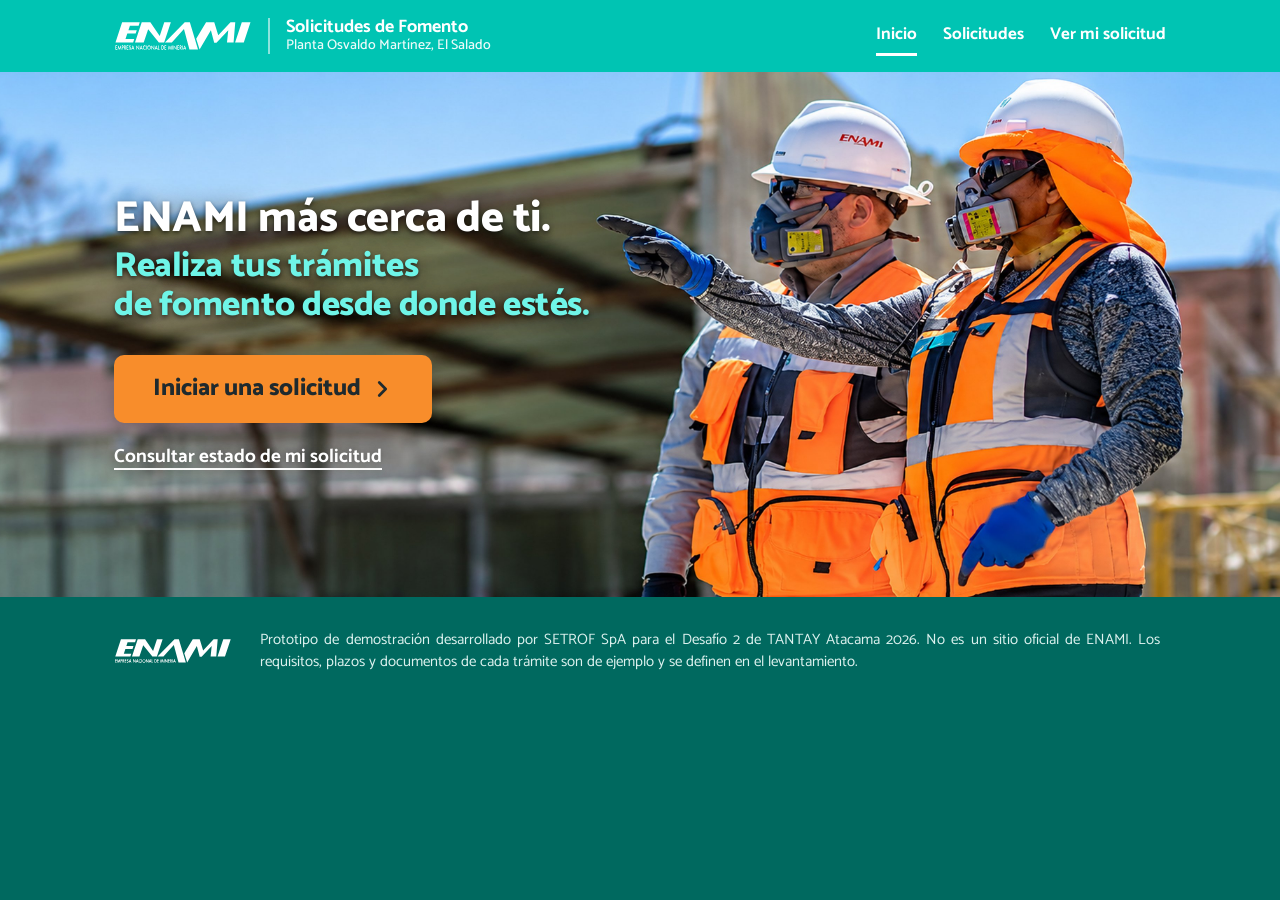
<file: index.html>
<!doctype html>
<html lang="es">
<head>
<meta charset="utf-8">
<meta name="viewport" content="width=device-width, initial-scale=1">
<title>Solicitudes de Fomento | ENAMI El Salado</title>
<link rel="preconnect" href="https://fonts.googleapis.com">
<link rel="preconnect" href="https://fonts.gstatic.com" crossorigin>
<link href="https://fonts.googleapis.com/css2?family=Catamaran:wght@400;500;600;700;800&display=swap" rel="stylesheet">
<link rel="stylesheet" href="estilos.css">
</head>
<body class="solo-hero">
<main>
  <section class="portada">
    <picture><source media="(max-width:640px)" srcset="img/el-salado-equipo-movil.jpg"><img class="foto-fondo" src="img/el-salado-equipo-hero.jpg" alt="Dos trabajadores de ENAMI con casco y chaleco en la planta El Salado"></picture>
    <div class="portada-txt">
      <h1>ENAMI más cerca de ti.<span>Realiza tus trámites <br>de fomento desde donde estés.</span></h1>
      <a class="btn btn-nar" href="solicitudes.html">Iniciar una solicitud <svg viewBox="0 0 24 24" aria-hidden="true"><path d="M9 5l7 7-7 7" fill="none" stroke="currentColor" stroke-width="3" stroke-linecap="round" stroke-linejoin="round"/></svg></a>
      <a class="bajo" href="estado.html">Consultar estado de mi solicitud</a>
    </div>
  </section>
</main>
<script src="comun.js"></script>
<script>pintarMarco('inicio');</script>
</body>
</html>
</file>
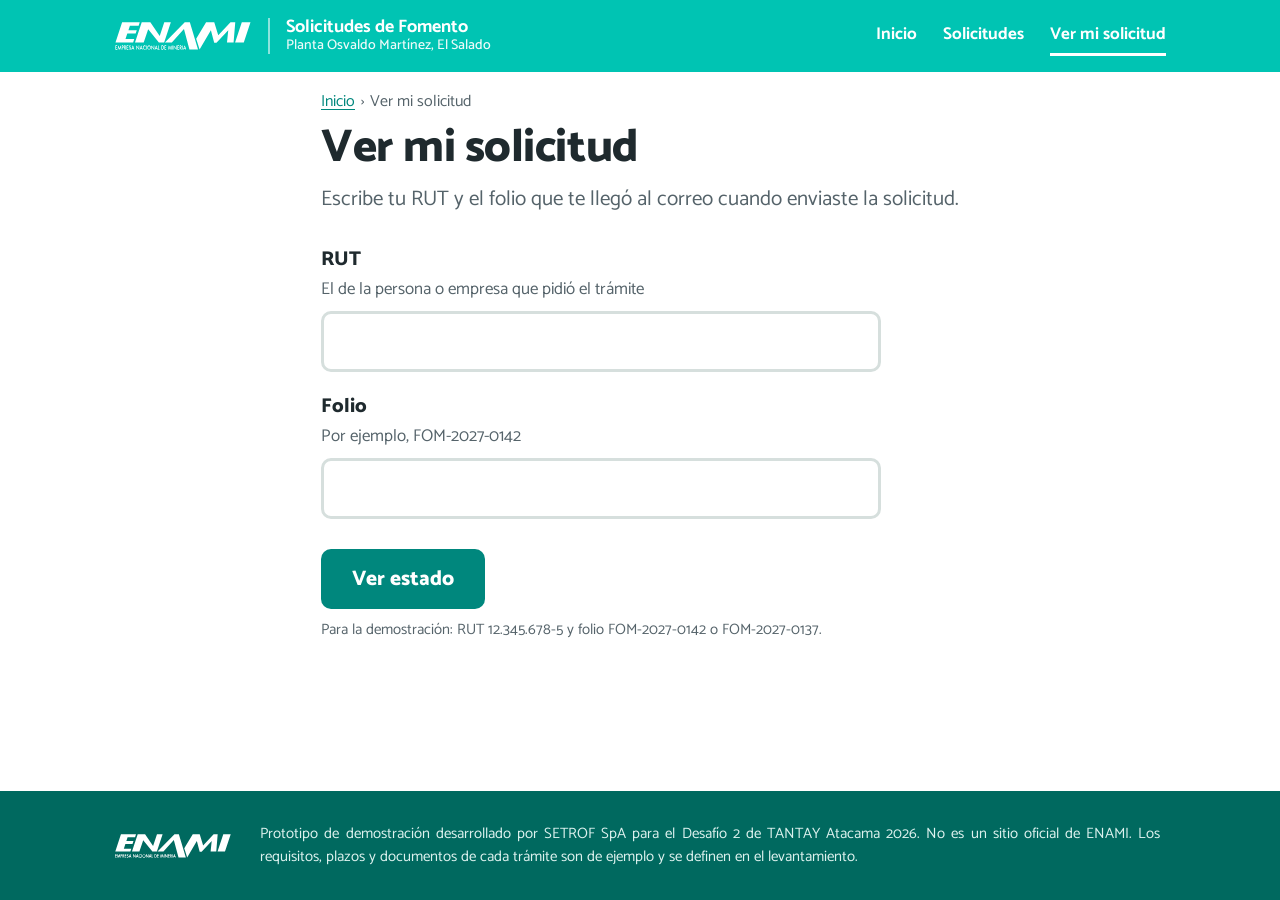
<file: estado.html>
<!doctype html>
<html lang="es">
<head>
<meta charset="utf-8">
<meta name="viewport" content="width=device-width, initial-scale=1">
<title>Ver mi solicitud | Fomento ENAMI El Salado</title>
<link rel="preconnect" href="https://fonts.googleapis.com">
<link rel="preconnect" href="https://fonts.gstatic.com" crossorigin>
<link href="https://fonts.googleapis.com/css2?family=Catamaran:wght@400;500;600;700;800&display=swap" rel="stylesheet">
<link rel="stylesheet" href="estilos.css">
</head>
<body>
<main class="contenedor angosto">
  <p class="migas"><a href="index.html">Inicio</a><span>&rsaquo;</span>Ver mi solicitud</p>
  <div class="titulo">
    <h1>Ver mi solicitud</h1>
    <p class="lead">Escribe tu RUT y el folio que te llegó al correo cuando enviaste la solicitud.</p>
  </div>
  <form class="consulta" id="consulta" novalidate>
    <div class="campo" id="c-rut"><label for="rut">RUT</label><span class="pista">El de la persona o empresa que pidió el trámite</span><input id="rut" data-rut autocomplete="off"></div>
    <div class="campo" id="c-folio"><label for="folio">Folio</label><span class="pista">Por ejemplo, FOM-2027-0142</span><input id="folio" autocomplete="off"></div>
    <div class="acciones"><button class="btn btn-tea">Ver estado</button></div>
    <p class="demo">Para la demostración: RUT 12.345.678-5 y folio FOM-2027-0142 o FOM-2027-0137.</p>
  </form>
  <section id="resultado" hidden>
    <div class="estado-cab"><h2 id="r-folio"></h2><p id="r-sub"></p></div>
    <div class="aviso" id="aviso" hidden></div>
    <ol class="linea" id="linea"></ol>
  </section>
</main>
<script src="comun.js"></script>
<script>
pintarMarco('estado');
activarRut();
$('#folio').addEventListener('input', (e) => (e.target.value = e.target.value.toUpperCase()));
const ETAPAS = ['Solicitud recibida', 'Documentación completa', 'Evaluación técnica', 'Evaluación comercial', 'Aprobación de jefatura', 'Resolución'];
const CASOS = {
  'FOM-2027-0142': { tramite: 'Anticipo', fecha: 'el 4 de marzo', en: 2, fechas: ['4 mar', '4 mar'] },
  'FOM-2027-0137': { tramite: 'Arriendo', fecha: 'el 27 de febrero', en: 1, fechas: ['27 feb'], falta: 'plan de trabajo' },
};
if (param('folio') === 'FOM-2027-0143') {
  const f = +param('faltan') || 0;
  CASOS['FOM-2027-0143'] = { tramite: (TRAMITES[param('t')] || TRAMITES.anticipo).corto, fecha: 'hoy', en: f ? 1 : 2, fechas: ['hoy', 'hoy'], falta: f ? `${f} documento${f > 1 ? 's' : ''} de tu ficha` : null };
}

function quitarErrores() { $('.resumen-error')?.remove(); $$('.error-campo').forEach((x) => x.remove()); $$('input.mal').forEach((x) => x.classList.remove('mal')); }
function error(id, msg) {
  quitarErrores();
  const caja = document.createElement('div'); caja.className = 'resumen-error'; caja.setAttribute('role', 'alert'); caja.tabIndex = -1;
  caja.innerHTML = `<h2>Hay un problema</h2><ul><li><a href="#${id}">${msg}</a></li></ul>`;
  $('#consulta').prepend(caja);
  $(`#${id}`).classList.add('mal');
  $(`#c-${id}`).insertAdjacentHTML('beforeend', `<span class="error-campo">${msg}</span>`);
  $('a', caja).addEventListener('click', (e) => { e.preventDefault(); $(`#${id}`).focus(); });
  caja.focus();
}

function pintarLinea(en, fechas, falta) {
  $('#linea').innerHTML = ETAPAS.map((t, i) => {
    const cls = i < en ? 'hecho' : i === en ? 'ahora' : '';
    let tx = i < en ? (fechas[i] ? `Listo, ${fechas[i]}` : 'Listo') : i === en ? (falta && i === 1 ? 'Esperando tu documento' : 'En curso') : '';
    if (i === en && i === 2) tx = 'En curso: la está revisando el equipo técnico';
    return `<li class="${cls}"><span class="pt"></span><h3>${t}</h3>${tx ? `<p>${tx}</p>` : ''}</li>`;
  }).join('');
}

function mostrar(folio) {
  const c = CASOS[folio];
  $('#consulta').hidden = true; $('.titulo .lead').textContent = 'Así va tu solicitud. Te avisamos por correo cada vez que cambia de etapa.';
  $('#resultado').hidden = false;
  $('#r-folio').textContent = folio;
  $('#r-sub').textContent = `${c.tramite}, ingresada ${c.fecha}`;
  const av = $('#aviso');
  if (c.falta) {
    av.hidden = false; av.classList.remove('resuelto');
    av.innerHTML = `<p><b>Falta:</b> ${c.falta}. Súbelo aquí y tu solicitud sigue avanzando.</p><label class="btn btn-nar">Subir documento<input type="file" hidden></label>`;
    $('input', av).addEventListener('change', (e) => {
      if (!e.target.files.length) return;
      av.classList.add('resuelto'); av.innerHTML = '<p><b>Documento recibido.</b> Tu solicitud pasa a evaluación técnica.</p>';
      pintarLinea(2, [...c.fechas.slice(0, 1), 'hoy']);
    });
  } else av.hidden = true;
  pintarLinea(c.falta ? 1 : c.en, c.fechas, c.falta);
  $('.titulo h1').setAttribute('tabindex', '-1'); $('.titulo h1').focus();
}

$('#consulta').addEventListener('submit', (e) => {
  e.preventDefault();
  const rut = $('#rut').value, f = $('#folio').value.trim();
  if (!rutValido(rut)) return error('rut', 'Escribe un RUT válido. Revisa el dígito verificador');
  if (!/^FOM-\d{4}-\d{4}$/.test(f)) return error('folio', 'El folio tiene la forma FOM-2027-0142');
  if (!CASOS[f]) return error('folio', 'No encontramos ese folio para este RUT. Revisa el correo con que enviaste tu solicitud');
  quitarErrores();
  mostrar(f);
});

if (param('folio') && CASOS[param('folio')]) mostrar(param('folio'));
</script>
</body>
</html>
</file>
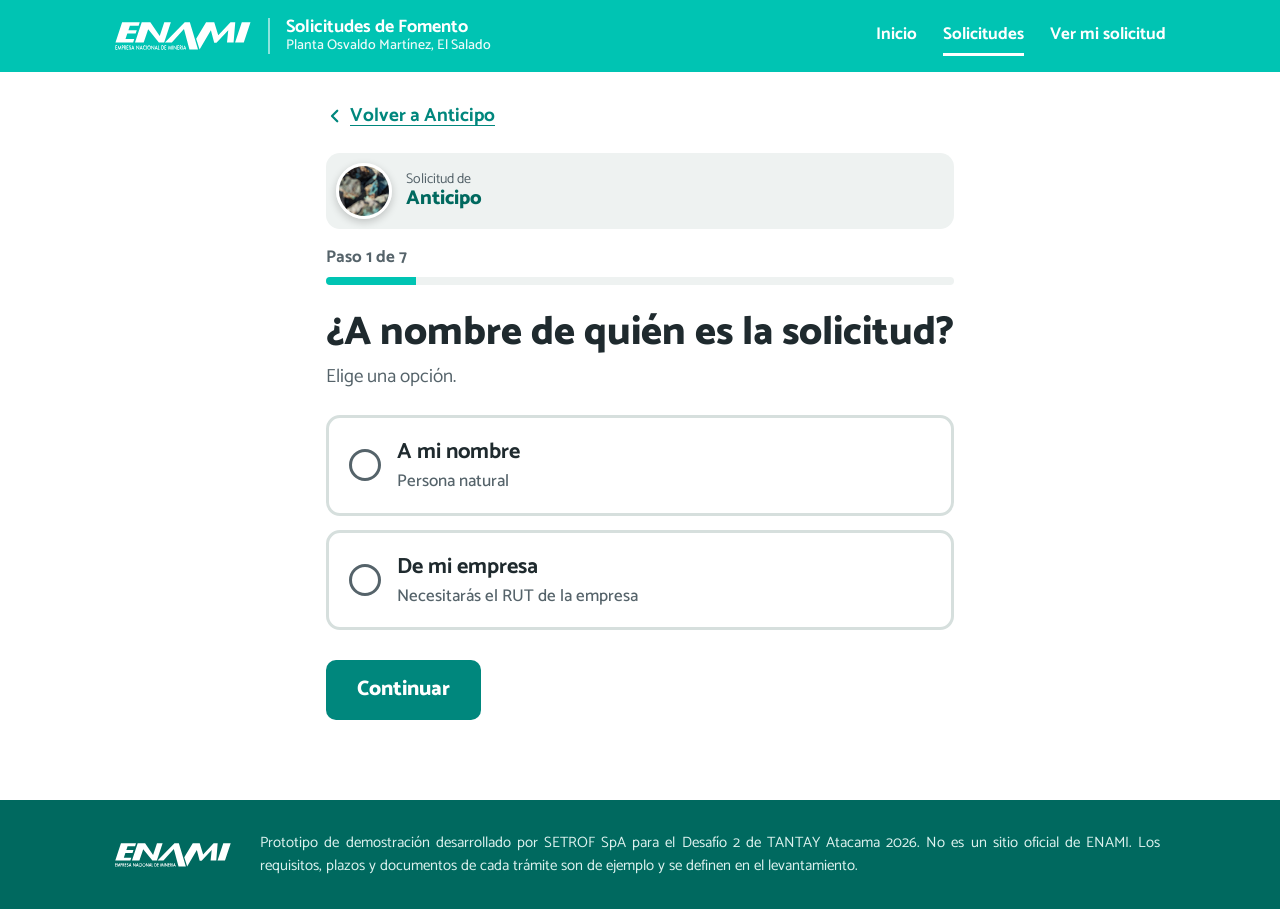
<file: ficha.html>
<!doctype html>
<html lang="es">
<head>
<meta charset="utf-8">
<meta name="viewport" content="width=device-width, initial-scale=1">
<title>Ficha de solicitud | Fomento ENAMI El Salado</title>
<link rel="preconnect" href="https://fonts.googleapis.com">
<link rel="preconnect" href="https://fonts.gstatic.com" crossorigin>
<link href="https://fonts.googleapis.com/css2?family=Catamaran:wght@400;500;600;700;800&display=swap" rel="stylesheet">
<link rel="stylesheet" href="estilos.css">
</head>
<body>
<main class="contenedor angosto ficha" id="ficha" aria-live="polite"></main>
<script src="comun.js"></script>
<script>
pintarMarco('solicitudes');
const clave = TRAMITES[param('t')] ? param('t') : 'anticipo';
const T = TRAMITES[clave];
document.title = `Ficha: ${T.corto} | Fomento ENAMI El Salado`;

const d = { persona: '', cu: false, rut: '', nombre: '', rep: '', correo: '', fono: '', faena: '', adjuntos: {}, firmado: false };
let paso = 0, desdeRevisar = false;
const TOTAL = 7;
const docs = () => [...DOCS_PERSONA[d.persona || 'natural'], ...T.docs];
const jur = () => d.persona === 'juridica';

const P = [
  {
    titulo: '¿A nombre de quién es la solicitud?',
    html: () => `<p class="ayuda">Elige una opción.</p><div class="ops">
      ${op('persona', 'natural', 'A mi nombre', 'Persona natural')}
      ${op('persona', 'juridica', 'De mi empresa', 'Necesitarás el RUT de la empresa')}</div>`,
    validar: () => (d.persona = val('persona')) ? null : [['persona-natural', 'Elige a nombre de quién es la solicitud']],
  },
  {
    titulo: '¿Cómo quieres identificarte?',
    html: () => d.cu ? `<div class="verificado">${jur() ? 'Representante legal verificado' : 'Identidad verificada'} con ClaveÚnica</div>`
      : `<p class="ayuda">Con ClaveÚnica tus datos se llenan solos y después firmas con un clic.</p>
      <div class="acciones" style="flex-direction:column;align-items:stretch">
        <button type="button" class="btn btn-cu" id="cu"><svg viewBox="0 0 24 24" aria-hidden="true"><circle cx="12" cy="14" r="6.5" fill="none" stroke="currentColor" stroke-width="2.4"/><circle cx="12" cy="14" r="2" fill="currentColor"/><path d="M12 7.5V2.5" stroke="currentColor" stroke-width="2.4" stroke-linecap="round"/></svg><span>Iniciar sesión con ClaveÚnica</span></button>
        <button type="button" class="btn btn-borde" id="sin-cu">Continuar con mi RUT</button>
      </div>`,
    sinContinuar: () => !d.cu,
    alMostrar: () => {
      $('#cu')?.addEventListener('click', (e) => {
        const b = e.currentTarget; b.disabled = true; b.querySelector('span').textContent = 'Conectando con ClaveÚnica…';
        setTimeout(() => {
          d.cu = true;
          if (jur()) d.rep = DEMO_CU.nombre; else { d.rut = DEMO_CU.rut; d.nombre = DEMO_CU.nombre; }
          ir(2);
        }, 1300);
      });
      $('#sin-cu')?.addEventListener('click', () => ir(2));
    },
  },
  {
    titulo: () => jur() ? 'Datos de tu empresa' : 'Tus datos',
    html: () => jur()
      ? campo('rut', 'RUT de la empresa', 'Por ejemplo, 76.086.428-5', d.rut, 'data-rut') + campo('nombre', 'Razón social', '', d.nombre)
        + campo('rep', 'Representante legal', d.cu ? 'Verificado con ClaveÚnica' : '', d.rep, d.cu ? 'readonly' : '')
      : campo('rut', 'RUT', d.cu ? 'Verificado con ClaveÚnica' : 'Por ejemplo, 12.345.678-5', d.rut, d.cu ? 'readonly' : 'data-rut')
        + campo('nombre', 'Nombre completo', d.cu ? 'Verificado con ClaveÚnica' : '', d.nombre, d.cu ? 'readonly' : 'autocomplete="name"'),
    validar: () => {
      d.rut = $('#rut').value.trim(); d.nombre = $('#nombre').value.trim(); if ($('#rep')) d.rep = $('#rep').value.trim();
      const e = [];
      if (!rutValido(d.rut)) e.push(['rut', 'Escribe un RUT válido, por ejemplo 12.345.678-5']);
      if (!d.nombre) e.push(['nombre', jur() ? 'Escribe la razón social' : 'Escribe tu nombre completo']);
      if (jur() && !d.rep) e.push(['rep', 'Escribe el nombre del representante legal']);
      return e.length ? e : null;
    },
  },
  {
    titulo: '¿Cómo te contactamos?',
    html: () => campo('correo', 'Correo', 'Ahí te llega tu folio y cada aviso', d.correo, 'type="email" autocomplete="email"')
      + campo('fono', 'Teléfono', 'Por si necesitamos llamarte', d.fono, 'type="tel" autocomplete="tel" placeholder="+56 9"'),
    validar: () => {
      d.correo = $('#correo').value.trim(); d.fono = $('#fono').value.trim();
      const e = [];
      if (!/^\S+@\S+\.\S+$/.test(d.correo)) e.push(['correo', 'Escribe un correo válido, por ejemplo nombre@correo.cl']);
      if (limpiarRut(d.fono).length < 8) e.push(['fono', 'Escribe un teléfono de al menos 8 números']);
      return e.length ? e : null;
    },
  },
  {
    titulo: () => clave === 'certificado' ? '¿Qué periodo quieres certificar?' : '¿Cuál es tu faena o pertenencia?',
    html: () => clave === 'certificado'
      ? campo('faena', 'Periodo', 'Por ejemplo, enero a junio de 2027', d.faena)
      : campo('faena', 'Nombre de la faena o pertenencia', 'Como aparece en tus papeles', d.faena),
    validar: () => (d.faena = $('#faena').value.trim()) ? null : [['faena', clave === 'certificado' ? 'Escribe el periodo' : 'Escribe el nombre de la faena o pertenencia']],
  },
  {
    titulo: 'Adjunta tus documentos',
    html: () => `<p class="ayuda">Una foto clara con el celular sirve. Si te falta alguno, puedes continuar y enviarlo después con tu RUT y folio.</p>
      <ul class="docs">${docs().map(([n, s], i) => `<li><span class="nom">${n}<small>${s}</small></span>
      ${d.adjuntos[i] ? '<span class="ok">Adjunto</span>' : `<label class="btn btn-borde">Adjuntar<input type="file" accept="image/*,.pdf" data-i="${i}" hidden></label>`}</li>`).join('')}</ul>`,
    alMostrar: () => $$('input[type=file]').forEach((inp) => inp.addEventListener('change', () => {
      if (inp.files.length) { d.adjuntos[inp.dataset.i] = true; inp.closest('li').lastElementChild.outerHTML = '<span class="ok">Adjunto</span>'; }
    })),
  },
  {
    titulo: 'Revisa y firma tu solicitud',
    html: () => {
      const n = docs().length, a = Object.keys(d.adjuntos).length;
      const filas = [
        ['Trámite', T.corto, null],
        ['A nombre de', jur() ? 'Empresa' : 'Persona natural', 0],
        [jur() ? 'RUT empresa' : 'RUT', d.rut, 2], [jur() ? 'Razón social' : 'Nombre', d.nombre, 2],
        ...(jur() ? [['Representante', d.rep, 2]] : []),
        ['Correo', d.correo, 3], ['Teléfono', d.fono, 3],
        [clave === 'certificado' ? 'Periodo' : 'Faena', d.faena, 4],
        ['Documentos', `${a} de ${n} adjuntos${a < n ? '. Los demás puedes enviarlos después' : ''}`, 5],
      ];
      return `<dl class="revisar">${filas.map(([k, v, p]) => `<div><dt>${k}</dt><dd>${v}</dd>${p === null ? '<span></span>' : `<button type="button" data-cambiar="${p}">Cambiar<span hidden> ${k}</span></button>`}</div>`).join('')}</dl>
      <section class="firma"><h2>Firma</h2>
        <label class="acepto"><input type="checkbox" id="acepto" ${d.firmado ? 'checked disabled' : ''}> Declaro que los datos y documentos son verdaderos.</label>
        <div id="firma-accion" ${d.firmado ? 'hidden' : ''}><button type="button" class="btn btn-tea btn-ancho" id="firmar">${d.cu ? 'Firmar con ClaveÚnica' : 'Firmar solicitud'}</button></div>
        <div id="firma-codigo" hidden>
          <div class="campo"><label for="codigo">Código de 6 dígitos</label><span class="pista">Te lo enviamos a ${d.correo}</span>
          <div class="codigo-fila"><input id="codigo" inputmode="numeric" autocomplete="one-time-code" maxlength="6"><button type="button" class="btn btn-tea" id="firmar-codigo">Firmar</button></div></div>
          <p class="demo">Para la demostración: código 482913.</p>
        </div>
        <div class="sello" id="sello" ${d.firmado ? '' : 'hidden'}>${d.firmado || ''}</div>
      </section>`;
    },
    boton: 'Enviar solicitud firmada',
    validar: () => d.firmado ? null : [[$('#acepto').checked ? 'firmar' : 'acepto', $('#acepto').checked ? 'Firma tu solicitud para poder enviarla' : 'Marca la declaración y firma tu solicitud']],
    alMostrar: () => {
      $$('[data-cambiar]').forEach((b) => b.addEventListener('click', () => { desdeRevisar = true; ir(+b.dataset.cambiar); }));
      $('#firmar')?.addEventListener('click', () => {
        if (!$('#acepto').checked) { errores([['acepto', 'Marca la declaración antes de firmar']]); return; }
        if (d.cu) { const b = $('#firmar'); b.disabled = true; b.textContent = 'Firmando con ClaveÚnica…'; setTimeout(sellar, 1000); }
        else { $('#firma-accion').hidden = true; $('#firma-codigo').hidden = false; $('#codigo').focus(); }
      });
      $('#codigo')?.addEventListener('input', (e) => (e.target.value = e.target.value.replace(/\D/g, '')));
      $('#firmar-codigo')?.addEventListener('click', () => $('#codigo').value === '482913' ? sellar() : errores([['codigo', 'El código no coincide. Revisa el correo que te enviamos']]));
    },
  },
];

function sellar() {
  const ahora = new Date();
  const fecha = ahora.toLocaleDateString('es-CL', { day: 'numeric', month: 'long', year: 'numeric' });
  const hora = ahora.toLocaleTimeString('es-CL', { hour: '2-digit', minute: '2-digit', hour12: false });
  const cod = Math.random().toString(16).slice(2, 10).toUpperCase().replace(/(.{4})/, '$1-');
  const firmante = jur() ? `${d.rep}, en representación de ${d.nombre}` : d.nombre;
  d.firmado = `<b>Firmado electrónicamente</b>${firmante}, ${jur() ? 'RUT empresa' : 'RUT'} ${d.rut}<br>${fecha}, ${hora} h. ${d.cu ? 'Identidad verificada con ClaveÚnica.' : 'Verificado con código al correo.'}<br><span>Firma electrónica simple, Ley 19.799. Código de verificación ${cod}</span>`;
  $('#acepto').disabled = true; $('#firma-accion').hidden = true; $('#firma-codigo').hidden = true;
  $('#sello').innerHTML = d.firmado; $('#sello').hidden = false;
  $('.resumen-error')?.remove(); $$('.error-campo').forEach((x) => x.remove());
  $('#continuar').focus();
}

const val = (n) => ($(`[name=${n}]:checked`) || {}).value || '';
const op = (n, v, t, s) => `<label class="op" for="${n}-${v}"><input type="radio" name="${n}" id="${n}-${v}" value="${v}" ${d[n] === v ? 'checked' : ''}><i></i><span>${t}<small>${s}</small></span></label>`;
const campo = (id, lbl, pista, v, extra = '') => `<div class="campo" id="c-${id}"><label for="${id}">${lbl}</label>${pista ? `<span class="pista">${pista}</span>` : ''}<input id="${id}" value="${(v || '').replace(/"/g, '&quot;')}" ${extra}></div>`;
const txt = (x) => typeof x === 'function' ? x() : x;

function errores(lista) {
  $('.resumen-error')?.remove(); $$('.error-campo').forEach((x) => x.remove()); $$('input.mal').forEach((x) => x.classList.remove('mal'));
  const caja = document.createElement('div');
  caja.className = 'resumen-error'; caja.setAttribute('role', 'alert'); caja.tabIndex = -1;
  caja.innerHTML = `<h2>Hay ${lista.length === 1 ? 'un problema' : 'problemas'}</h2><ul>${lista.map(([id, m]) => `<li><a href="#${id}">${m}</a></li>`).join('')}</ul>`;
  $('.pregunta h1').after(caja);
  lista.forEach(([id, m]) => {
    const el = document.getElementById(id); if (!el) return;
    if (el.tagName === 'INPUT' && el.type !== 'radio' && el.type !== 'checkbox') el.classList.add('mal');
    const s = document.createElement('span'); s.className = 'error-campo'; s.textContent = m;
    (el.closest('.campo') || el.closest('.ops') || el.closest('label') || el).insertAdjacentElement(el.closest('.campo') ? 'beforeend' : 'afterend', s);
  });
  $$('a', caja).forEach((a) => a.addEventListener('click', (e) => { e.preventDefault(); document.getElementById(a.getAttribute('href').slice(1))?.focus(); }));
  caja.focus();
}

function ir(n) {
  paso = n;
  const p = P[n];
  $('#ficha').innerHTML = `
    <button type="button" class="volver" id="atras">${ATRAS}${n === 0 ? `Volver a ${T.corto}` : desdeRevisar ? 'Volver a revisar' : 'Atrás'}</button>
    <div class="ficha-tram"><img src="img/t-${clave}.jpg" alt=""><span><small>Solicitud de</small><b>${T.nombre}</b></span></div>
    <p class="progreso">Paso ${n + 1} de ${TOTAL}</p>
    <div class="barra-av" aria-hidden="true"><i style="width:${(n + 1) / TOTAL * 100}%"></i></div>
    <form class="pregunta" id="form" novalidate>
      <h1 tabindex="-1">${txt(p.titulo)}</h1>
      ${p.html()}
      ${p.sinContinuar?.() ? '' : `<div class="acciones"><button class="btn ${n === TOTAL - 1 ? 'btn-nar' : 'btn-tea'}" id="continuar">${p.boton || (desdeRevisar ? 'Guardar y volver a revisar' : 'Continuar')}</button></div>`}
    </form>`;
  activarRut();
  $('#atras').addEventListener('click', () => {
    if (n === 0) location.href = `tramite.html?t=${clave}`;
    else if (desdeRevisar) { desdeRevisar = false; ir(6); }
    else ir(n === 2 && d.cu ? 0 : n - 1);
  });
  $('#form').addEventListener('submit', (e) => {
    e.preventDefault();
    const err = p.validar?.();
    if (err) { errores(err); return; }
    if (n === 0 && d.cu && ((d.rep && !jur()) || (!d.rep && jur()))) { d.cu = false; d.rut = d.nombre = d.rep = ''; }
    if (n === TOTAL - 1) return enviar();
    if (desdeRevisar) { desdeRevisar = false; return ir(6); }
    ir(n === 0 && d.cu ? 2 : n + 1);
  });
  p.alMostrar?.();
  window.scrollTo(0, 0);
  $('.pregunta h1').focus({ preventScroll: true });
}

function enviar() {
  const faltan = docs().length - Object.keys(d.adjuntos).length;
  $('#ficha').innerHTML = `<div class="envio"><svg class="candado-anim" viewBox="0 0 64 64" aria-hidden="true"><path class="arco" d="M20 28v-8a12 12 0 0 1 24 0v8" fill="none" stroke="currentColor" stroke-width="6"/><rect x="12" y="28" width="40" height="30" rx="5" fill="currentColor"/></svg><p id="env-txt">Cifrando tu solicitud en este dispositivo…</p></div>`;
  setTimeout(() => ($('#env-txt').textContent = 'Enviando de forma segura…'), 1200);
  setTimeout(() => {
    const url = `estado.html?folio=FOM-2027-0143&rut=${encodeURIComponent(d.rut)}&t=${clave}&faltan=${faltan}`;
    $('#ficha').innerHTML = `
      <div class="confirmacion" role="status"><h1>Solicitud enviada</h1><p>Tu folio es</p><p class="folio">FOM-2027-0143</p></div>
      <div class="sigue">
        <p>Te enviamos el folio y una copia firmada a <b>${d.correo}</b>.</p>
        <h2>Qué pasa ahora</h2>
        <p>${faltan ? `Te ${faltan === 1 ? 'falta 1 documento' : `faltan ${faltan} documentos`}. Cuando lo envíes, tu solicitud pasa a evaluación técnica.` : 'Tu solicitud pasa a evaluación técnica.'} Después siguen la evaluación comercial y la aprobación de la jefatura. Te avisamos por correo en cada cambio.</p>
        <div class="acciones"><a class="btn btn-tea" href="${url}">Ver mi solicitud</a><a href="index.html">Volver al inicio</a></div>
      </div>`;
    $('.confirmacion h1').setAttribute('tabindex', '-1'); $('.confirmacion h1').focus();
  }, 2300);
}

const demo = param('demo');
if (demo !== null) {
  const n = +demo;
  Object.assign(d, { persona: 'natural', cu: n >= 2, rut: n >= 2 ? DEMO_CU.rut : '', nombre: n >= 2 ? DEMO_CU.nombre : '',
    correo: n >= 3 ? 'maria.rojas@correo.cl' : '', fono: n >= 3 ? '+56 9 8765 4321' : '', faena: n >= 4 ? 'Mina Santa Rosa, Diego de Almagro' : '' });
  if (n === 0) d.persona = '';
  if (n >= 5) docs().forEach((x, i) => { if (i < docs().length - 1) d.adjuntos[i] = true; });
  if (n <= 6) ir(n);
  else if (n === 7) { ir(6); $('#acepto').checked = true; sellar(); setTimeout(() => window.scrollTo({ top: $('.firma').getBoundingClientRect().top + window.scrollY - 90, behavior: 'instant' }), 700); }
  else { ir(6); enviar(); }
} else ir(0);
</script>
</body>
</html>
</file>
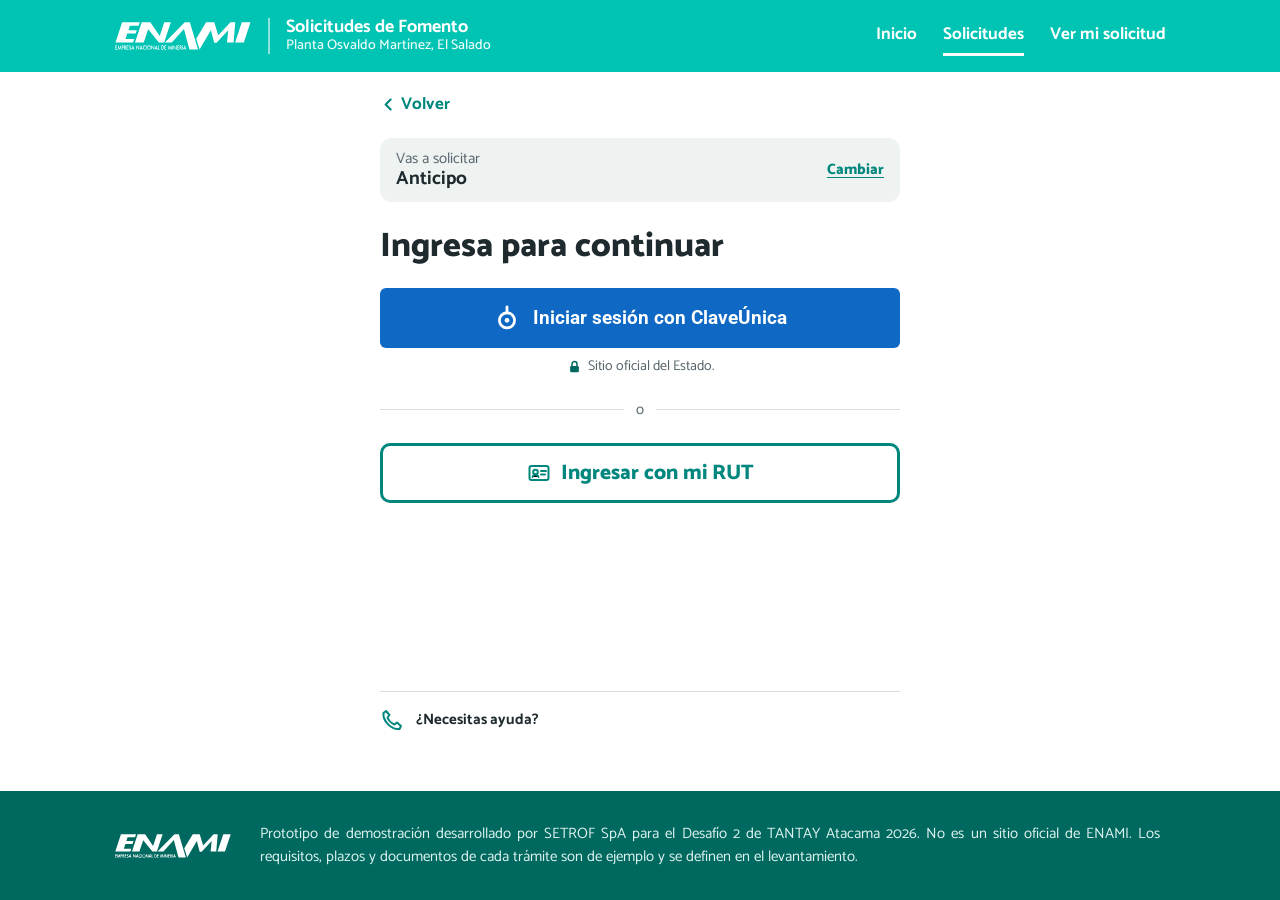
<file: ingreso.html>
<!doctype html>
<html lang="es">
<head>
<meta charset="utf-8">
<meta name="viewport" content="width=device-width, initial-scale=1">
<title>Ingresa | Fomento ENAMI El Salado</title>
<link rel="preconnect" href="https://fonts.googleapis.com">
<link rel="preconnect" href="https://fonts.gstatic.com" crossorigin>
<link href="https://fonts.googleapis.com/css2?family=Catamaran:wght@400;500;600;700;800&family=Roboto:wght@700&display=swap" rel="stylesheet">
<link rel="stylesheet" href="estilos.css">
<style>
.ingreso{background:#fff;padding:20px 0 40px}
.ing{max-width:520px;margin:0 auto;display:flex;flex-direction:column;min-height:calc(100vh - 260px)}
.volver-ing{align-self:flex-start;display:inline-flex;align-items:center;gap:4px;font-size:17px;font-weight:700;color:var(--teal-p);text-decoration:none}
.volver-ing svg{width:17px;height:17px}
.ctx{display:flex;align-items:center;justify-content:space-between;gap:12px;margin-top:20px;padding:12px 16px;border-radius:12px;background:var(--roca)}
.ctx span{font-size:15px;color:var(--gris);line-height:1.2}
.ctx b{display:block;font-size:19px;color:var(--tinta)}
.ctx a{font-size:15px;font-weight:800;color:var(--teal-p)}
.ing h1{font-size:clamp(28px,4vw,34px);font-weight:800;line-height:1.1;margin-top:26px}
.btn-cu-of{display:flex;align-items:center;justify-content:center;gap:12px;background:#0F69C4;color:#fff;border:0;border-radius:6px;font:700 19px Roboto,"Segoe UI",Arial,sans-serif;min-height:60px;width:100%;margin-top:22px;cursor:pointer;white-space:nowrap}
.btn-cu-of:hover{background:#0B4E92}
.btn-cu-of:focus-visible{outline:3px solid var(--naranjo);outline-offset:3px}
.btn-cu-of svg{width:28px;height:28px;flex:none}
.seg{display:flex;align-items:center;justify-content:center;gap:6px;font-size:14px;color:var(--gris);margin-top:8px}
.seg svg{width:15px;height:15px;color:var(--teal-o)}
.o-sep{display:flex;align-items:center;gap:12px;color:var(--gris);font-size:15px;margin:22px 0}
.o-sep::before,.o-sep::after{content:"";flex:1;height:1px;background:var(--linea)}
.btn-rut svg{width:24px;height:24px}
.rut-form .btn:disabled{background:#B7C6C4;border-color:#B7C6C4;color:#fff;cursor:not-allowed;opacity:1}
.ayuda-ing{margin-top:auto;padding-top:26px}
.ayuda-ing p{display:flex;align-items:center;gap:12px;border-top:1px solid var(--linea);padding-top:16px;font-size:15px;color:var(--gris)}
.ayuda-ing svg{width:24px;height:24px;flex:none;color:var(--teal-p)}
.ayuda-ing b{color:var(--tinta)}
.paso-ing{max-width:620px;margin:22px auto 0;background:#fff;border-radius:16px;box-shadow:0 6px 20px rgba(0,40,40,.1);padding:34px 26px;text-align:center}
.paso-ing h2{font-size:26px;font-weight:800;margin-top:14px}
.paso-ing p{font-size:18px;color:var(--gris);margin-top:8px}
.giro{width:56px;height:56px;border-radius:50%;border:5px solid #D7E6F5;border-top-color:#0F69C4;margin:0 auto;animation:gira 1s linear infinite}
@keyframes gira{to{transform:rotate(360deg)}}
.dominio{display:inline-block;margin-top:14px;font-size:15px;background:var(--roca);border-radius:8px;padding:6px 12px;color:var(--tinta)}
.ok-g{width:64px;height:64px;border-radius:50%;margin:0 auto;background:var(--teal-p) url("data:image/svg+xml,%3Csvg xmlns='http://www.w3.org/2000/svg' viewBox='0 0 20 20'%3E%3Cpath d='M5 10.5l3 3 7-7' fill='none' stroke='white' stroke-width='2.4'/%3E%3C/svg%3E") center/36px no-repeat}
.datos-ok{margin:18px auto 0;text-align:left;max-width:380px;border:2px solid var(--linea);border-radius:12px;padding:12px 16px;font-size:17px}
.datos-ok dt{color:var(--gris);font-size:14px}
.datos-ok dd{margin:0 0 6px;font-weight:700}
.fin{margin-top:18px;font-size:15px;color:var(--gris);border-top:1px dashed var(--linea);padding-top:14px}
.rut-form{text-align:left}
#rut.valido{border-color:var(--teal-p);padding-right:48px;background:#fff url("data:image/svg+xml,%3Csvg xmlns='http://www.w3.org/2000/svg' viewBox='0 0 24 24'%3E%3Ccircle cx='12' cy='12' r='12' fill='%2300877D'/%3E%3Cpath d='M7 12.5l3.2 3.2L17 9' fill='none' stroke='white' stroke-width='2.6'/%3E%3C/svg%3E") right 14px center/26px no-repeat}
.paso-ing{background:var(--roca)}
@media (max-width:640px){.paso-ing{padding:28px 16px}.btn-cu-of{font-size:17px}.ing{min-height:calc(100vh - 200px)}}
</style>
</head>
<body>
<main class="ingreso">
  <div class="contenedor">
    <section class="ing" id="v-elegir">
      <a class="volver-ing" href="solicitudes.html"><svg viewBox="0 0 24 24" aria-hidden="true"><path d="M15 5l-7 7 7 7" fill="none" stroke="currentColor" stroke-width="3" stroke-linecap="round" stroke-linejoin="round"/></svg>Volver</a>
      <div class="ctx"><span>Vas a solicitar<b id="ctx-tram"></b></span><a href="solicitudes.html">Cambiar</a></div>
      <h1>Ingresa para continuar</h1>
      <button type="button" class="btn-cu-of" id="b-cu"><svg viewBox="0 0 24 24" aria-hidden="true"><circle cx="12" cy="14" r="6.5" fill="none" stroke="currentColor" stroke-width="2.4"/><circle cx="12" cy="14" r="2" fill="currentColor"/><path d="M12 7.5V2.5" stroke="currentColor" stroke-width="2.4" stroke-linecap="round"/></svg>Iniciar sesión con ClaveÚnica</button>
      <p class="seg"><svg viewBox="0 0 24 24" aria-hidden="true"><rect x="5" y="11" width="14" height="10" rx="2" fill="currentColor"/><path d="M8 11V8a4 4 0 0 1 8 0v3" fill="none" stroke="currentColor" stroke-width="2.4"/></svg>Sitio oficial del Estado.</p>
      <p class="o-sep">o</p>
      <button type="button" class="btn btn-borde btn-ancho btn-rut" id="b-rut"><svg viewBox="0 0 24 24" aria-hidden="true"><rect x="2.5" y="5" width="19" height="14" rx="2" fill="none" stroke="currentColor" stroke-width="2"/><circle cx="8.5" cy="11" r="2.3" fill="none" stroke="currentColor" stroke-width="2"/><path d="M5.5 16c.6-1.6 1.7-2.4 3-2.4s2.4.8 3 2.4M14 10h5M14 13.5h4" stroke="currentColor" stroke-width="2" stroke-linecap="round"/></svg>Ingresar con mi RUT</button>
      <form class="rut-form" id="f-rut" hidden novalidate>
        <div class="campo" id="c-rut"><label for="rut">Tu RUT</label><span class="pista">Te enviamos un código a tu correo</span><input id="rut" data-rut autocomplete="off" inputmode="text" placeholder="12.345.678-5"></div>
        <button class="btn btn-tea btn-ancho" id="b-cont" style="margin-top:14px" disabled>Continuar</button>
      </form>
      <div class="ayuda-ing"><p><svg viewBox="0 0 24 24" aria-hidden="true"><path d="M6 3l3.5 4-2 2.5a12 12 0 0 0 7 7l2.5-2 4 3.5-1.5 3c-8 1-17-8-16-16z" fill="none" stroke="currentColor" stroke-width="2" stroke-linejoin="round"/></svg><span><b>¿Necesitas ayuda?</b></span></p></div>
    </section>

    <section class="paso-ing" id="v-redir" hidden>
      <div class="giro" aria-hidden="true"></div>
      <h2>Te estamos llevando a ClaveÚnica</h2>
      <p>Vas a ingresar tu RUN y tu clave en el sitio oficial del Estado.</p>
      <span class="dominio">🔒 claveunica.gob.cl</span>
    </section>

    <section class="paso-ing" id="v-ok" hidden>
      <div class="ok-g" aria-hidden="true"></div>
      <h2 id="ok-tit">Identidad verificada</h2>
      <p id="ok-sub">Volviste desde ClaveÚnica. Ya puedes comenzar tu solicitud.</p>
      <dl class="datos-ok"><dt>Nombre</dt><dd id="ok-nom">María Elena Rojas Díaz</dd><dt>RUT</dt><dd id="ok-rut">12.345.678-5</dd><dt>Trámite</dt><dd id="ok-tram"></dd></dl>
      <p class="fin">Prototipo: aquí comienza la ficha de solicitud.</p>
    </section>
  </div>
</main>
<script src="comun.js"></script>
<script>
pintarMarco('solicitudes');
activarRut();
const clave = TRAMITES[param('t')] ? param('t') : 'anticipo';
const T = TRAMITES[clave];
document.title = `Ingresa: ${T.corto} | Fomento ENAMI El Salado`;
$('#ctx-tram').textContent = T.nombre;
$('#ok-tram').textContent = T.nombre;
const ver = (id) => { ['#v-elegir', '#v-redir', '#v-ok'].forEach((v) => ($(v).hidden = v !== id)); window.scrollTo(0, 0); };

$('#b-cu').addEventListener('click', () => { location.href = 'index.html'; });
$('#b-rut').addEventListener('click', () => { $('#b-rut').hidden = true; $('#f-rut').hidden = false; $('#rut').focus(); });
$('#rut').addEventListener('input', () => { const ok = rutValido($('#rut').value); $('#b-cont').disabled = !ok; $('#rut').classList.toggle('valido', ok); });
$('#f-rut').addEventListener('submit', (e) => {
  e.preventDefault();
  $$('.error-campo').forEach((x) => x.remove()); $('#rut').classList.remove('mal');
  if (!rutValido($('#rut').value)) {
    $('#rut').classList.add('mal');
    $('#c-rut').insertAdjacentHTML('beforeend', '<span class="error-campo">Escribe un RUT válido, por ejemplo 12.345.678-5</span>');
    return;
  }
  location.href = 'index.html';
});
if (param('vista') === 'rut') { $('#b-rut').click(); $('#rut').value = '12.345.678-5'; $('#rut').dispatchEvent(new Event('input')); }
if (param('vista') === 'redir') ver('#v-redir');
if (param('vista') === 'ok') ver('#v-ok');
</script>
</body>
</html>
</file>
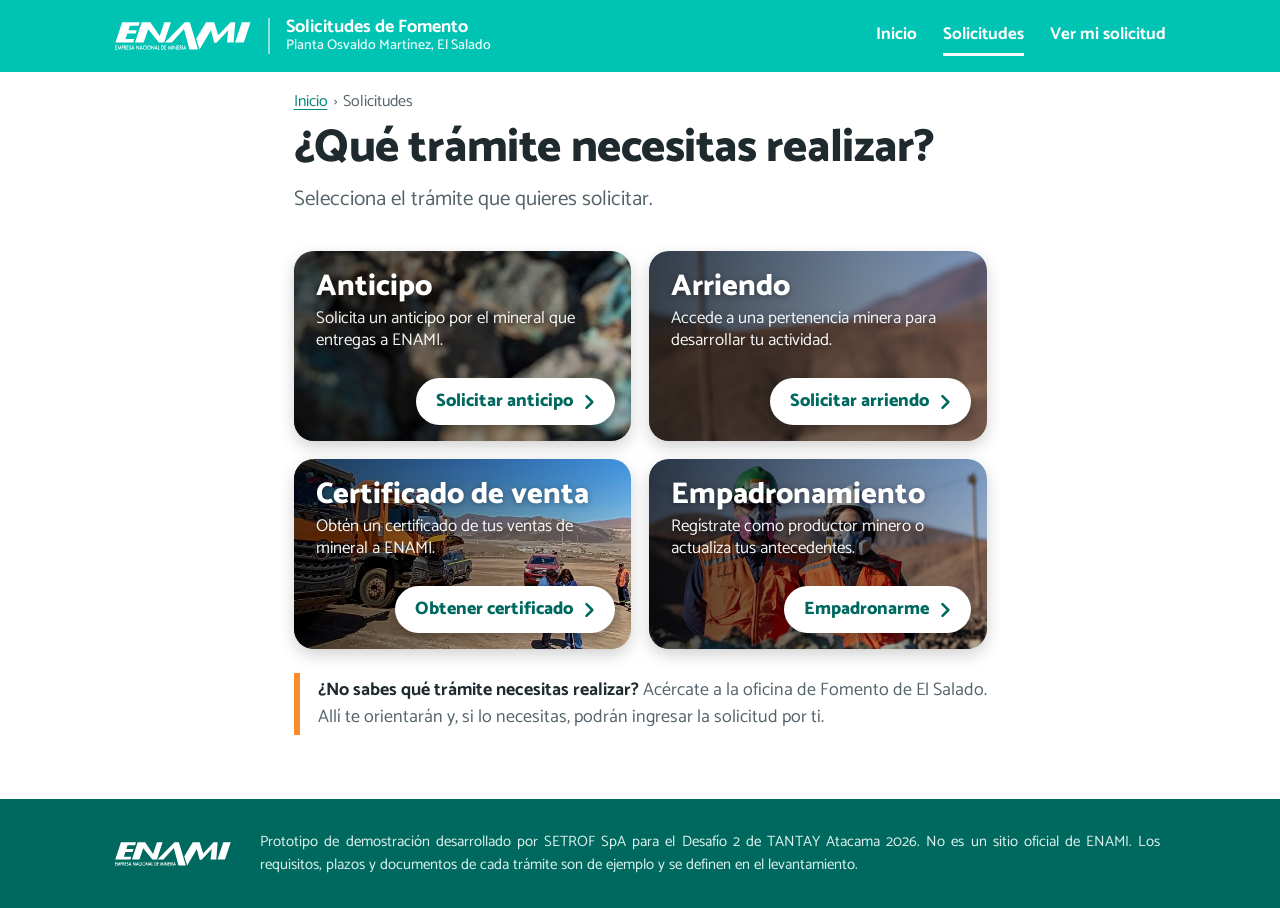
<file: solicitudes.html>
<!doctype html>
<html lang="es">
<head>
<meta charset="utf-8">
<meta name="viewport" content="width=device-width, initial-scale=1">
<title>Solicitudes | Fomento ENAMI El Salado</title>
<link rel="preconnect" href="https://fonts.googleapis.com">
<link rel="preconnect" href="https://fonts.gstatic.com" crossorigin>
<link href="https://fonts.googleapis.com/css2?family=Catamaran:wght@400;500;600;700;800&display=swap" rel="stylesheet">
<link rel="stylesheet" href="estilos.css">
</head>
<body>
<main class="contenedor">
  <p class="migas"><a href="index.html">Inicio</a><span>&rsaquo;</span>Solicitudes</p>
  <div class="titulo">
    <h1>¿Qué trámite necesitas realizar?</h1>
    <p class="lead">Selecciona el trámite que quieres solicitar.</p>
  </div>
  <ul class="tram-lista" id="tram-lista"></ul>
  <p class="nota-oficina"><strong>¿No sabes qué trámite necesitas realizar?</strong> <br class="solo-cel"><span class="una-linea">Acércate a la oficina de Fomento de El Salado.</span><br>Allí te orientarán y, si lo necesitas, podrán ingresar la solicitud por ti.</p>
</main>
<script src="comun.js"></script>
<script>
pintarMarco('solicitudes');
const FOTOS = { anticipo: 'b-anticipo.jpg', arriendo: 'b-arriendo.jpg', certificado: 'b-certificado.jpg', empadronamiento: 'b-empadronamiento.jpg' };
$('#tram-lista').innerHTML = Object.entries(TRAMITES).map(([k, t]) => `
  <li><a class="tram" href="ingreso.html?t=${k}">
    <img src="img/${FOTOS[k]}" alt="">
    <span class="tram-tx"><b>${t.corto}</b><small>${t.resumen}</small></span>
    <span class="tram-ir">${t.accion} ${FLECHA}</span>
  </a></li>`).join('');
</script>
</body>
</html>
</file>
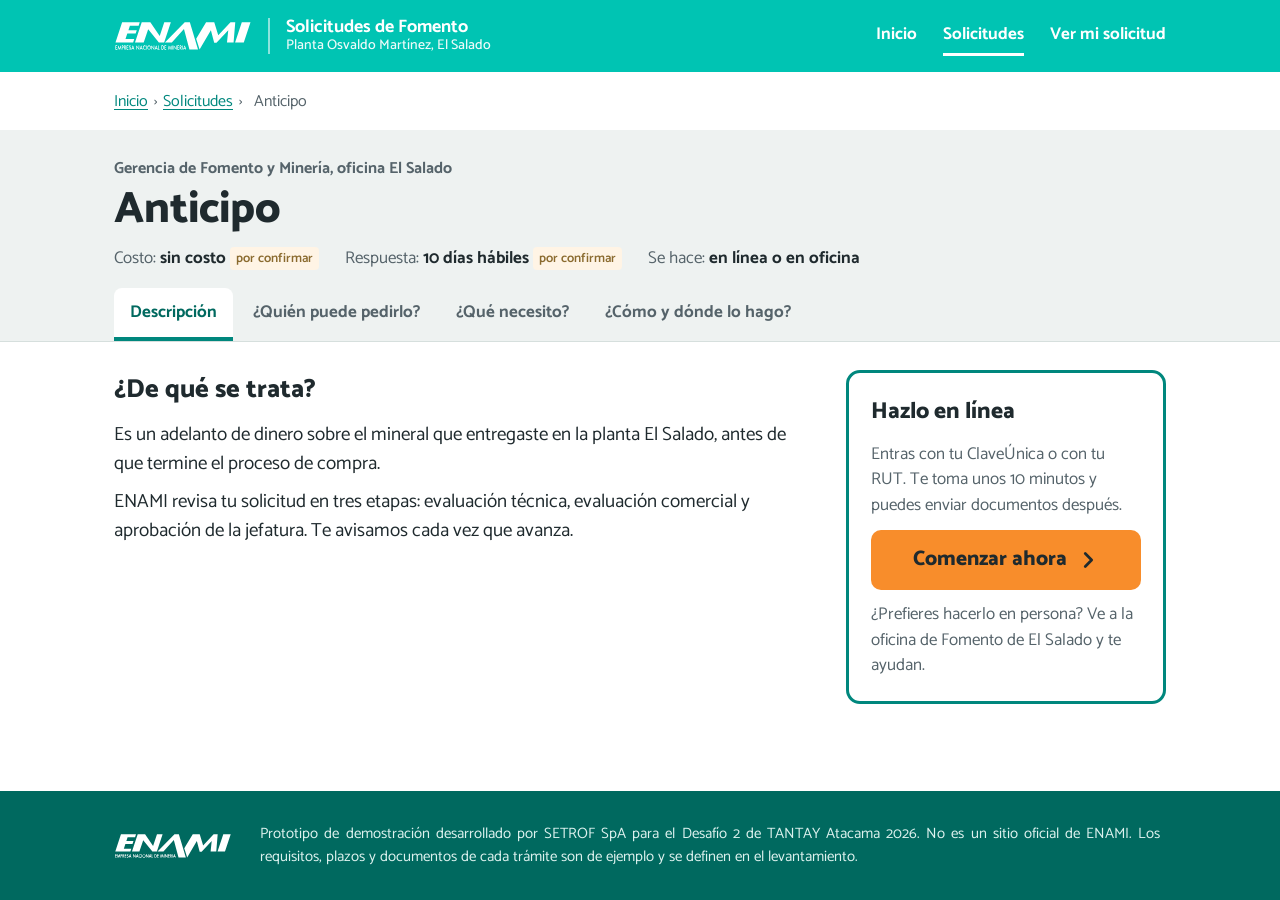
<file: tramite.html>
<!doctype html>
<html lang="es">
<head>
<meta charset="utf-8">
<meta name="viewport" content="width=device-width, initial-scale=1">
<title>Trámite | Fomento ENAMI El Salado</title>
<link rel="preconnect" href="https://fonts.googleapis.com">
<link rel="preconnect" href="https://fonts.gstatic.com" crossorigin>
<link href="https://fonts.googleapis.com/css2?family=Catamaran:wght@400;500;600;700;800&display=swap" rel="stylesheet">
<link rel="stylesheet" href="estilos.css">
</head>
<body>
<main>
  <div class="contenedor"><p class="migas"><a href="index.html">Inicio</a><span>&rsaquo;</span><a href="solicitudes.html">Solicitudes</a><span>&rsaquo;</span><span id="miga"></span></p></div>
  <div class="t-cab">
    <div class="contenedor">
      <small>Gerencia de Fomento y Minería, oficina El Salado</small>
      <h1 id="t-nombre"></h1>
      <div class="t-datos" id="t-datos"></div>
      <div class="pestanas" role="tablist" id="pestanas"></div>
    </div>
  </div>
  <div class="contenedor t-cuerpo">
    <div class="panel" id="panel" role="tabpanel" tabindex="-1"></div>
    <aside class="lado">
      <h2>Hazlo en línea</h2>
      <p id="lado-txt"></p>
      <a class="btn btn-nar btn-ancho" id="ir-ficha" href="#">Comenzar ahora <svg viewBox="0 0 24 24" aria-hidden="true"><path d="M9 5l7 7-7 7" fill="none" stroke="currentColor" stroke-width="3" stroke-linecap="round" stroke-linejoin="round"/></svg></a>
      <p>¿Prefieres hacerlo en persona? Ve a la oficina de Fomento de El Salado y te ayudan.</p>
    </aside>
  </div>
</main>
<script src="comun.js"></script>
<script>
pintarMarco('solicitudes');
const clave = TRAMITES[param('t')] ? param('t') : 'anticipo';
const t = TRAMITES[clave];
document.title = `${t.corto} | Fomento ENAMI El Salado`;
$('#miga').textContent = t.corto;
$('#t-nombre').textContent = t.nombre;
$('#t-datos').innerHTML = `<span>Costo: <b>sin costo</b> ${EJ}</span><span>Respuesta: <b>${t.respuesta}</b> ${EJ}</span><span>Se hace: <b>en línea o en oficina</b></span>`;
$('#lado-txt').textContent = `Entras con tu ClaveÚnica o con tu RUT. Te toma unos ${t.minutos} minutos y puedes enviar documentos después.`;
$("#ir-ficha").href = `ingreso.html?t=${clave}`;

const lista = (arr) => `<ul>${arr.map(([n, s]) => `<li><b>${n}</b>. ${s}.</li>`).join('')}</ul>`;
const PESTANAS = {
  'Descripción': `<h2>¿De qué se trata?</h2>${t.descripcion}`,
  '¿Quién puede pedirlo?': `<h2>¿Quién puede pedirlo?</h2><ul>${t.quien.map((q) => `<li>${q}</li>`).join('')}</ul>`,
  '¿Qué necesito?': `<h2>¿Qué necesito?</h2>
    <h3>Si es a tu nombre</h3>${lista([...DOCS_PERSONA.natural, ...t.docs])}
    <h3>Si es de tu empresa</h3>${lista([...DOCS_PERSONA.juridica, ...t.docs])}
    <p style="margin-top:14px;color:var(--gris)">Una foto clara con el celular sirve. ${EJ}</p>`,
  '¿Cómo y dónde lo hago?': `<h2>¿Cómo y dónde lo hago?</h2>
    <div class="via"><b>En línea</b>Entra con tu ClaveÚnica, responde las preguntas, adjunta tus documentos y firma. Recibes un folio al instante.</div>
    <div class="via"><b>En la oficina de Fomento de El Salado</b>Lleva tus documentos. El equipo ingresa la solicitud por ti en la misma plataforma y recibes el mismo folio.</div>`,
};
const nombres = Object.keys(PESTANAS);
$('#pestanas').innerHTML = nombres.map((n, i) => `<button role="tab" id="tab${i}" aria-selected="${i === 0}" aria-controls="panel">${n}</button>`).join('');
function mostrar(i, foco) {
  $$('#pestanas button').forEach((b, j) => { b.setAttribute('aria-selected', i === j); b.tabIndex = i === j ? 0 : -1; });
  $('#panel').innerHTML = PESTANAS[nombres[i]];
  $('#panel').setAttribute('aria-labelledby', `tab${i}`);
  if (foco) $(`#tab${i}`).focus();
}
$$('#pestanas button').forEach((b, i) => {
  b.addEventListener('click', () => mostrar(i));
  b.addEventListener('keydown', (e) => {
    if (e.key === 'ArrowRight') mostrar((i + 1) % nombres.length, true);
    if (e.key === 'ArrowLeft') mostrar((i - 1 + nombres.length) % nombres.length, true);
  });
});
mostrar(0);
</script>
</body>
</html>
</file>
<file: estilos.css>
:root{
  --teal:#00C4B3; --teal-p:#00877D; --teal-o:#00695F;
  --naranjo:#F88D2B; --naranjo-o:#C9650C;
  --tinta:#1F2A2E; --gris:#55636A; --roca:#EEF2F1; --linea:#D6DFDD; --claro:#E9F8F6;
  --rojo:#B03A2E;
}
*,*::before,*::after{box-sizing:border-box}
[hidden]{display:none!important}
html{scroll-behavior:smooth}
body{margin:0;background:#fff;color:var(--tinta);font-family:Catamaran,"Segoe UI",Arial,sans-serif;font-size:19px;line-height:1.5;-webkit-font-smoothing:antialiased;display:flex;flex-direction:column;min-height:100vh}
main{flex:1}
h1,h2,h3,p,ul,ol,dl{margin:0}
a{color:var(--teal-p);text-underline-offset:3px}
a:hover{color:var(--teal-o)}
.contenedor{max-width:1100px;margin:0 auto;padding-inline:24px}
.angosto{max-width:720px}
:focus-visible{outline:3px solid var(--naranjo);outline-offset:3px}
@media (prefers-reduced-motion:reduce){*{animation:none!important;transition:none!important;scroll-behavior:auto!important}}

.barra{background:var(--teal);color:#fff;position:sticky;top:0;z-index:20}
.barra-in{display:flex;align-items:center;justify-content:space-between;gap:20px;min-height:72px}
.marca{display:flex;align-items:center;gap:16px;color:#fff;text-decoration:none}
.marca:hover{color:#fff}
.marca img{height:28px;width:auto;display:block}
.marca span{font-weight:700;font-size:18px;line-height:1.1;border-left:2px solid rgba(255,255,255,.55);padding-left:16px}
.marca small{display:block;font-weight:500;font-size:14px;opacity:.92}
.menu{display:flex;gap:26px}
.menu a{color:#fff;text-decoration:none;font-weight:700;font-size:17px;padding:6px 0;border-bottom:3px solid transparent}
.menu a:hover,.menu a[aria-current=page]{border-color:#fff;color:#fff}

.migas{font-size:16px;color:var(--gris);padding-top:18px}
.migas a{color:var(--teal-p)}
.migas span{margin:0 6px}

.btn{display:inline-flex;align-items:center;justify-content:center;gap:10px;font:inherit;font-weight:800;font-size:21px;border:3px solid transparent;border-radius:10px;padding:14px 28px;min-height:60px;text-decoration:none;cursor:pointer;line-height:1.1}
.btn svg{width:22px;height:22px;flex:none}
.btn-nar{background:var(--naranjo);color:var(--tinta)}.btn-nar:hover{background:#ff9d40;color:var(--tinta)}
.btn-tea{background:var(--teal-p);color:#fff}.btn-tea:hover{background:var(--teal-o);color:#fff}
.btn-borde{background:#fff;color:var(--teal-p);border-color:var(--teal-p)}.btn-borde:hover{background:var(--claro)}
.btn-oscuro{background:var(--tinta);color:#fff}.btn-oscuro:hover{background:#33444A;color:#fff}
.btn-cu{background:#0F69C4;color:#fff;border-radius:6px;font-family:Roboto,"Segoe UI",Arial,sans-serif;font-weight:700;font-size:18px;white-space:nowrap;gap:10px;padding-inline:16px}.btn-cu:hover{background:#0B4E92;color:#fff}.btn.btn-cu svg{width:26px;height:26px}
.btn:disabled{opacity:.7;cursor:progress}
.btn-ancho{width:100%}
.ej{font-size:13px;color:#8A6A2E;background:#FFF4E5;border-radius:4px;padding:1px 6px;font-weight:600;white-space:nowrap;vertical-align:middle}

.titulo{padding:10px 0 8px}
.titulo h1{font-size:clamp(32px,4vw,46px);font-weight:800;line-height:1.08;letter-spacing:-.01em}
.lead{font-size:21px;color:var(--gris);margin-top:10px;max-width:36em}

.portada{position:relative;display:flex;align-items:center;min-height:clamp(480px,41vw,640px);overflow:hidden;background:#123}
.foto-fondo{position:absolute;inset:0;width:100%;height:100%;object-fit:cover;object-position:100% 35%}
.portada-txt{position:relative;z-index:1;width:auto;max-width:calc(58% + 200px);display:flex;flex-direction:column;align-items:flex-start;padding:56px 0 56px max(24px,calc((100vw - 1100px)/2 + 24px));text-align:left}
.portada h1{font-size:clamp(32px,3.4vw,50px);font-weight:800;line-height:1.05;letter-spacing:-.01em;color:#fff;text-shadow:0 2px 4px rgba(0,0,0,.55),0 2px 22px rgba(0,0,0,.55)}
.portada h1 span{display:block;color:#6FF5E8;margin-top:4px;font-size:.8em;line-height:1.12;white-space:nowrap}
.portada p{font-size:20px;margin-top:18px;color:#F0FAF9;max-width:30em;text-shadow:0 1px 10px rgba(0,0,0,.5)}
.portada .btn{white-space:nowrap;margin-top:30px;font-size:24px;padding:18px 36px;box-shadow:0 10px 24px rgba(0,0,0,.3)}
.portada .bajo{margin-top:20px;font-size:19px;color:#fff;font-weight:700;text-decoration:underline;text-underline-offset:6px;text-decoration-thickness:2px;text-shadow:0 1px 8px rgba(0,0,0,.5)}
.seccion{padding:80px 0}
.seccion h2{font-size:clamp(28px,3.2vw,40px);font-weight:800;line-height:1.1}
.seccion-roca{background:var(--roca)}
.pasos{list-style:none;padding:0;margin-top:40px;display:grid;grid-template-columns:repeat(4,1fr);gap:28px;position:relative}
.pasos::before{content:"";position:absolute;top:27px;left:28px;right:12%;height:3px;background:var(--teal)}
.pasos li{position:relative}
.pasos b{width:56px;height:56px;border-radius:50%;background:var(--teal-p);color:#fff;font-size:26px;font-weight:800;display:flex;align-items:center;justify-content:center;position:relative;border:5px solid var(--roca)}
.pasos li:last-child b{background:var(--naranjo);color:var(--tinta)}
.pasos h3{font-size:23px;font-weight:800;margin-top:16px}
.pasos p{color:var(--gris);margin-top:6px}
.seguridad{background:var(--tinta);color:#fff}
.seg-in{display:grid;grid-template-columns:auto 1fr;gap:40px;align-items:center}
.candado{width:92px;height:92px;color:var(--teal)}
.seguridad p{color:#C9D6D4;font-size:20px;margin-top:12px;max-width:42em}
.ayuda-in{display:grid;grid-template-columns:1fr 1fr;gap:56px;align-items:center}
.ayuda-foto{width:100%;aspect-ratio:4/3;object-fit:cover;object-position:35% 45%;border-radius:14px;display:block}
.ayuda-in .dato{margin-top:28px}
.ayuda-in p{color:var(--gris);margin-top:12px;font-size:20px;max-width:34em}
.dato{border-left:6px solid var(--naranjo);padding:6px 0 6px 22px}
.dato span{display:block;color:var(--gris)}
.dato strong{font-size:22px}

.buscar{display:flex;gap:10px;margin-top:24px;max-width:680px}
.buscar input{flex:1;min-width:0}
.buscar .btn{min-height:56px;font-size:19px;padding:0 24px}
.sin-res{margin-top:16px;color:var(--gris)}
.grupos{display:grid;grid-template-columns:repeat(3,1fr);gap:24px;margin:32px 0 20px}
.grupo{border-top:6px solid var(--teal-p);background:var(--roca);border-radius:0 0 14px 14px;padding:22px}
.grupo.g2{border-color:var(--naranjo)}
.grupo.g3{border-color:#8A9A3B}
.grupo h2{font-size:25px;font-weight:800;line-height:1.15}
.grupo>p{font-size:17px;color:var(--gris);margin-top:4px}
.grupo ul{list-style:none;padding:0;margin-top:16px;display:grid;gap:10px}
.grupo li a{display:flex;justify-content:space-between;align-items:center;gap:12px;background:#fff;border:2px solid var(--linea);border-radius:12px;padding:14px 16px;font-weight:800;font-size:21px;color:var(--teal-o);text-decoration:none;min-height:76px}
.grupo li a:hover{border-color:var(--teal-p)}
.grupo li a small{display:block;font-weight:500;font-size:16px;color:var(--gris)}
.grupo li a svg{flex:none;width:24px;height:24px}
.nota-oficina{font-size:18px;color:var(--gris);border-left:6px solid var(--naranjo);padding:4px 0 4px 18px;margin-bottom:64px;text-align:justify}
.nota-oficina strong{color:var(--tinta)}
.solo-cel{display:none}

.tram-lista{list-style:none;padding:0;margin:28px 0 24px;display:grid;grid-template-columns:repeat(2,minmax(0,1fr));gap:18px}
.tram{position:relative;display:block;height:190px;border-radius:20px;overflow:hidden;color:#fff;text-decoration:none;box-shadow:0 6px 16px rgba(0,0,0,.18);transition:transform .1s ease,box-shadow .15s ease}
.tram img{position:absolute;inset:0;width:100%;height:100%;object-fit:cover}
.tram::before{content:"";position:absolute;inset:0;background:linear-gradient(90deg,rgba(0,0,0,.68),rgba(0,0,0,.12));z-index:1}
.tram-tx{position:absolute;left:22px;top:20px;right:22px;z-index:2}
.tram-tx b{display:block;font-size:30px;font-weight:800;line-height:1.05;text-shadow:0 1px 6px rgba(0,0,0,.35)}
.tram-tx small{display:block;font-size:17px;opacity:.95;margin-top:4px;max-width:24em;line-height:1.3;text-shadow:0 1px 6px rgba(0,0,0,.4)}
.tram-ir{position:absolute;right:16px;bottom:16px;z-index:2;background:#fff;color:var(--teal-o);font-weight:800;font-size:18px;border-radius:999px;padding:10px 16px 10px 20px;display:flex;align-items:center;gap:6px;box-shadow:0 4px 10px rgba(0,0,0,.25)}
.tram-ir svg{width:20px;height:20px}
.tram:hover{color:#fff;box-shadow:0 10px 24px rgba(0,0,0,.26)}
.tram:hover .tram-ir{background:var(--naranjo);color:var(--tinta)}
.tram:active{transform:scale(.985)}
.tram:focus-visible{outline:4px solid var(--naranjo);outline-offset:3px}

.t-cab{background:var(--roca);border-bottom:1px solid var(--linea);margin-top:16px}
.t-cab .contenedor{padding-top:24px}
.t-cab small{font-size:16px;color:var(--gris);font-weight:700}
.t-cab h1{font-size:clamp(32px,4vw,44px);font-weight:800;line-height:1.08;margin:4px 0 12px}
.t-datos{display:flex;gap:26px;flex-wrap:wrap;font-size:17px;color:var(--gris);margin-bottom:16px}
.t-datos b{color:var(--tinta)}
.pestanas{display:flex;gap:4px;overflow-x:auto}
.pestanas button{font:inherit;font-size:17px;font-weight:700;background:none;border:0;border-bottom:4px solid transparent;padding:12px 16px;color:var(--gris);cursor:pointer;white-space:nowrap;border-radius:8px 8px 0 0}
.pestanas button:hover{color:var(--teal-o)}
.pestanas button[aria-selected=true]{color:var(--teal-o);border-color:var(--teal-p);background:#fff}
.t-cuerpo{display:grid;grid-template-columns:1fr 320px;gap:40px;padding-top:28px;padding-bottom:72px}
.panel h2{font-size:26px;font-weight:800;margin-bottom:12px}
.panel p,.panel li{font-size:19px}
.panel p+p{margin-top:10px}
.panel ul{padding-left:24px;display:grid;gap:8px}
.panel h3{font-size:20px;font-weight:800;margin:18px 0 6px}
.via{border:2px solid var(--linea);border-radius:12px;padding:16px 18px;margin-top:12px}
.via b{display:block;font-size:20px}
.lado{border:3px solid var(--teal-p);border-radius:14px;padding:22px;align-self:start;display:flex;flex-direction:column;gap:12px;position:sticky;top:96px}
.lado h2{font-size:23px;font-weight:800}
.lado p{font-size:17px;color:var(--gris)}

.ficha{padding:22px 0 80px}
.volver{display:inline-flex;align-items:center;gap:6px;font-size:19px;font-weight:700;background:none;border:0;font-family:inherit;color:var(--teal-p);cursor:pointer;padding:6px 0;text-decoration:underline;text-underline-offset:4px}
.volver svg{width:18px;height:18px}
.ficha-tram{display:flex;align-items:center;gap:14px;margin-top:16px;background:var(--roca);border-radius:14px;padding:10px 14px 10px 10px}
.ficha-tram img{width:56px;height:56px;border-radius:50%;object-fit:cover;border:3px solid #fff;box-shadow:0 3px 8px rgba(0,0,0,.2);flex:none}
.ficha-tram small{display:block;font-size:14px;color:var(--gris);line-height:1.1}
.ficha-tram b{display:block;font-size:20px;font-weight:800;color:var(--teal-o);line-height:1.15}
.progreso{margin-top:16px;font-size:17px;color:var(--gris);font-weight:700}
.barra-av{height:8px;background:var(--roca);border-radius:4px;margin-top:6px;overflow:hidden}
.barra-av i{display:block;height:100%;background:var(--teal);transition:width .3s}
.pregunta{margin-top:26px}
.pregunta h1{font-size:clamp(30px,4vw,40px);font-weight:800;line-height:1.1}
.pregunta .ayuda{font-size:19px;color:var(--gris);margin-top:8px}
.ops{display:grid;gap:14px;margin-top:24px}
.op{display:flex;align-items:center;gap:16px;border:3px solid var(--linea);border-radius:14px;padding:18px 20px;font-size:22px;font-weight:700;cursor:pointer;background:#fff;position:relative}
.op:hover{border-color:var(--teal-p)}
.op input{position:absolute;opacity:0}
.op i{flex:none;width:32px;height:32px;border-radius:50%;border:3px solid var(--gris);background:#fff}
.op small{display:block;font-size:17px;font-weight:500;color:var(--gris)}
.op:has(input:checked){border-color:var(--teal-p);background:var(--claro)}
.op:has(input:checked) i{border:10px solid var(--teal-p)}
.op:has(input:focus-visible){outline:3px solid var(--naranjo);outline-offset:3px}
.campo{margin-top:20px}
.campo label{display:block;font-weight:800;font-size:20px}
.campo .pista{display:block;font-size:17px;color:var(--gris);margin-top:2px}
input:not([type=radio]):not([type=checkbox]):not([type=file]){font:inherit;font-size:21px;width:100%;padding:12px 16px;border:3px solid var(--linea);border-radius:10px;background:#fff;color:var(--tinta);min-height:60px;margin-top:8px}
input:focus{border-color:var(--teal-p);outline:none;box-shadow:0 0 0 3px rgba(0,196,179,.3)}
input[readonly]{background:var(--roca);color:var(--gris)}
input.mal{border-color:var(--rojo)}
.error-campo{display:block;color:var(--rojo);font-weight:700;font-size:17px;margin-top:6px}
.resumen-error{border:4px solid var(--rojo);border-radius:10px;padding:16px 20px;margin-top:22px}
.resumen-error h2{font-size:21px;font-weight:800}
.resumen-error ul{margin-top:6px;padding-left:22px}
.resumen-error a{color:var(--rojo);font-weight:700}
.acciones{margin-top:30px;display:flex;gap:14px;flex-wrap:wrap;align-items:center}
.verificado{display:flex;align-items:center;gap:12px;background:var(--claro);color:var(--teal-o);font-weight:800;font-size:19px;padding:14px 18px;border-radius:10px;margin-top:20px}
.verificado::before,.ok::before{content:"";flex:none;width:26px;height:26px;border-radius:50%;background:var(--teal-p) url("data:image/svg+xml,%3Csvg xmlns='http://www.w3.org/2000/svg' viewBox='0 0 20 20'%3E%3Cpath d='M5 10.5l3 3 7-7' fill='none' stroke='white' stroke-width='2.4'/%3E%3C/svg%3E") center/17px no-repeat}
.docs{list-style:none;padding:0;margin-top:22px;border-top:2px solid var(--linea)}
.docs li{display:flex;justify-content:space-between;align-items:center;gap:14px;padding:16px 0;border-bottom:2px solid var(--linea)}
.docs .nom{font-weight:700;font-size:20px}
.docs .nom small{display:block;font-weight:500;color:var(--gris);font-size:16px}
.docs label.btn{min-height:50px;padding:8px 18px;font-size:18px;white-space:nowrap;width:auto;flex:none}
.ok{color:var(--teal-o);font-weight:800;display:flex;align-items:center;gap:8px;white-space:nowrap}
.revisar{margin-top:22px;border-top:2px solid var(--linea)}
.revisar div{display:grid;grid-template-columns:200px 1fr auto;gap:12px;padding:14px 0;border-bottom:2px solid var(--linea);font-size:19px;align-items:baseline}
.revisar dt{color:var(--gris);font-weight:700}
.revisar dd{margin:0;font-weight:600;overflow-wrap:anywhere}
.revisar button{font:inherit;font-size:17px;font-weight:700;color:var(--teal-p);background:none;border:0;text-decoration:underline;cursor:pointer;padding:0}
.firma{margin-top:34px;border:3px solid var(--linea);border-radius:14px;padding:22px}
.firma h2{font-size:25px;font-weight:800}
.acepto{display:flex;gap:14px;align-items:flex-start;margin:14px 0 18px;font-size:19px;cursor:pointer}
.acepto input{width:28px;height:28px;margin-top:2px;accent-color:var(--teal-p);flex:none}
.codigo-fila{display:flex;gap:12px;align-items:flex-end}
.codigo-fila input{letter-spacing:.3em;font-size:26px!important;max-width:240px}
.demo{font-size:15px;color:var(--gris);margin-top:10px}
.sello{border:3px solid var(--teal-p);border-left-width:10px;border-radius:10px;padding:16px 20px;background:#F3FBFA;font-size:17px;line-height:1.5}
.sello b{display:block;font-size:22px;color:var(--teal-o)}
.sello span{color:var(--gris);font-size:15px}
.envio{text-align:center;padding:40px 0}
.candado-anim{width:90px;height:90px;color:var(--teal-p)}
.candado-anim .arco{transform-origin:44px 28px;animation:cierra 1.1s ease-in-out forwards}
@keyframes cierra{0%{transform:translateY(-8px) rotate(25deg)}60%{transform:translateY(-8px) rotate(0)}100%{transform:none}}
.envio p{font-size:22px;font-weight:700;margin-top:12px}
.confirmacion{background:var(--teal-p);color:#fff;border-radius:14px;padding:34px 28px;text-align:center;margin-top:24px}
.confirmacion h1{font-size:36px;font-weight:800}
.confirmacion p{font-size:20px;margin-top:12px;color:#E3F7F4}
.confirmacion .folio{font-size:46px;font-weight:800;letter-spacing:.02em;color:#fff;margin-top:2px}
.sigue h2{font-size:26px;font-weight:800;margin-top:34px}
.sigue p{font-size:19px;margin-top:8px}

.consulta{max-width:560px;margin-top:22px}
.estado-cab{margin-top:30px;padding:20px 22px;background:var(--roca);border-radius:12px}
.estado-cab h2{font-size:30px;font-weight:800}
.estado-cab p{color:var(--gris)}
.aviso{background:#FFF1E2;border-left:8px solid var(--naranjo);padding:18px 20px;border-radius:8px;margin-top:22px;display:flex;flex-direction:column;gap:12px;align-items:flex-start}
.aviso.resuelto{background:var(--claro);border-color:var(--teal-p)}
.linea{list-style:none;padding:0;margin:28px 0 70px}
.linea li{position:relative;padding:0 0 28px 52px}
.linea li::before{content:"";position:absolute;left:14px;top:32px;bottom:-2px;width:3px;background:var(--linea)}
.linea li:last-child::before{display:none}
.linea li.hecho::before{background:var(--teal-p)}
.linea .pt{position:absolute;left:0;top:2px;width:31px;height:31px;border-radius:50%;border:3px solid var(--linea);background:#fff}
.linea li.hecho .pt{background:var(--teal-p) url("data:image/svg+xml,%3Csvg xmlns='http://www.w3.org/2000/svg' viewBox='0 0 20 20'%3E%3Cpath d='M5 10.5l3 3 7-7' fill='none' stroke='white' stroke-width='2.6'/%3E%3C/svg%3E") center/18px no-repeat;border-color:var(--teal-p)}
.linea li.ahora .pt{border-color:var(--naranjo);box-shadow:0 0 0 5px rgba(248,141,43,.25)}
.linea li.ahora .pt::after{content:"";position:absolute;inset:5px;border-radius:50%;background:var(--naranjo)}
.linea h3{font-size:21px;font-weight:800}
.linea li:not(.hecho):not(.ahora) h3{color:var(--gris);font-weight:600}
.linea p{color:var(--gris);font-size:17px}
.linea li.ahora p{color:var(--naranjo-o);font-weight:700}

.pie{background:var(--teal-o);color:#DDF2EF;padding:32px 0}
.pie-in{display:flex;gap:28px;align-items:center}
.pie img{height:24px;width:auto;flex:none}
.pie p{font-size:15px;max-width:60em;text-align:justify}

@media (max-width:900px){
  .portada{flex-direction:column;align-items:stretch;min-height:0;background:var(--roca)}
  .foto-fondo{position:static;height:auto;aspect-ratio:1121/531;object-position:70% 30%}
  .portada-txt{width:auto;margin:0;padding:32px 24px 48px}
  .portada h1{color:var(--tinta);text-shadow:none}
  .portada h1 span{color:var(--teal-p);white-space:normal}
  .portada p{color:var(--gris);text-shadow:none}
  .portada .bajo{color:var(--teal-o);text-shadow:none}
  .pasos{grid-template-columns:1fr 1fr;row-gap:36px}.pasos::before{display:none}
  .ayuda-in{grid-template-columns:1fr;gap:28px}
  .grupos{grid-template-columns:1fr;gap:18px}
  .tram-lista{grid-template-columns:1fr;gap:12px}
  .t-cuerpo{grid-template-columns:1fr;gap:24px}
  .lado{order:-1;position:static}
}
@media (max-width:640px){
  body{font-size:18px}
  .contenedor{padding-inline:16px}
  .marca small{display:none}
  .marca span{display:none}
  .marca img{height:22px}
  .barra-in{min-height:60px;gap:12px}
  .menu{gap:16px}.menu a{font-size:16px;white-space:nowrap}.menu a.solo-ancho{display:none}
  .portada{position:relative;justify-content:flex-end;min-height:0;height:calc(100vh - 60px);height:calc(100svh - 60px);max-height:none;background:#1F2A2E}
  .foto-fondo{position:absolute;inset:0;height:100%;aspect-ratio:auto;object-position:50% 22%}
  .portada::after{content:"";position:absolute;left:0;right:0;bottom:0;height:62%;background:linear-gradient(180deg,rgba(0,0,0,0) 0%,rgba(0,0,0,.55) 40%,rgba(0,0,0,.85) 100%)}
  .portada-txt{position:relative;z-index:1;padding:0 20px 28px}
  .portada h1{color:#fff;text-shadow:0 2px 10px rgba(0,0,0,.35)}
  .portada h1 span{color:#6FF5E8;white-space:normal}
  .portada h1 span br{display:none}
  .portada .bajo{color:#fff;text-shadow:none}
  .portada h1{font-size:31px;line-height:1.1}
  .portada p{font-size:17px;margin-top:12px}
  .portada .btn{align-self:stretch;font-size:21px;padding:14px;min-height:56px;margin-top:16px;box-shadow:0 8px 20px rgba(0,0,0,.3)}
  .portada .bajo{align-self:center;font-size:18px;margin-top:12px}
  .seccion{padding:56px 0}
  .pasos{grid-template-columns:1fr}
  .seg-in{grid-template-columns:1fr;gap:18px}.candado{width:64px;height:64px}
  .buscar .btn{padding:0 16px;width:auto}
  .btn{width:100%}
  .acciones .btn{width:100%}
  .op{font-size:20px;padding:16px}
  .tram-lista{margin-top:16px}
  .solo-cel{display:inline}
  .nota-oficina{font-size:clamp(13px,4.1vw,16px);text-align:justify;padding-left:14px}
  .nota-oficina .una-linea{white-space:nowrap}
  .titulo h1{font-size:28px}
  .titulo .lead{font-size:17px;margin-top:6px}
  .tram{height:146px;border-radius:18px}
  .tram-tx{left:14px;top:12px}
  .tram-tx b{font-size:24px}
  .tram-tx small{font-size:14px;max-width:17em}
  .tram-ir{right:12px;bottom:12px;font-size:16px;padding:8px 14px 8px 16px}
  .tram-ir svg{width:18px;height:18px}
  .revisar div{grid-template-columns:1fr auto}
  .revisar dd{grid-column:1/-1;grid-row:2}
  .codigo-fila{flex-direction:column;align-items:stretch}
  .codigo-fila input{max-width:none}
  .confirmacion .folio{font-size:34px}
  .pie-in{flex-direction:column;align-items:flex-start}
}
h1[tabindex="-1"]:focus{outline:none}
.solo-hero main{flex:none}.solo-hero .pie{flex:1}
</file>
